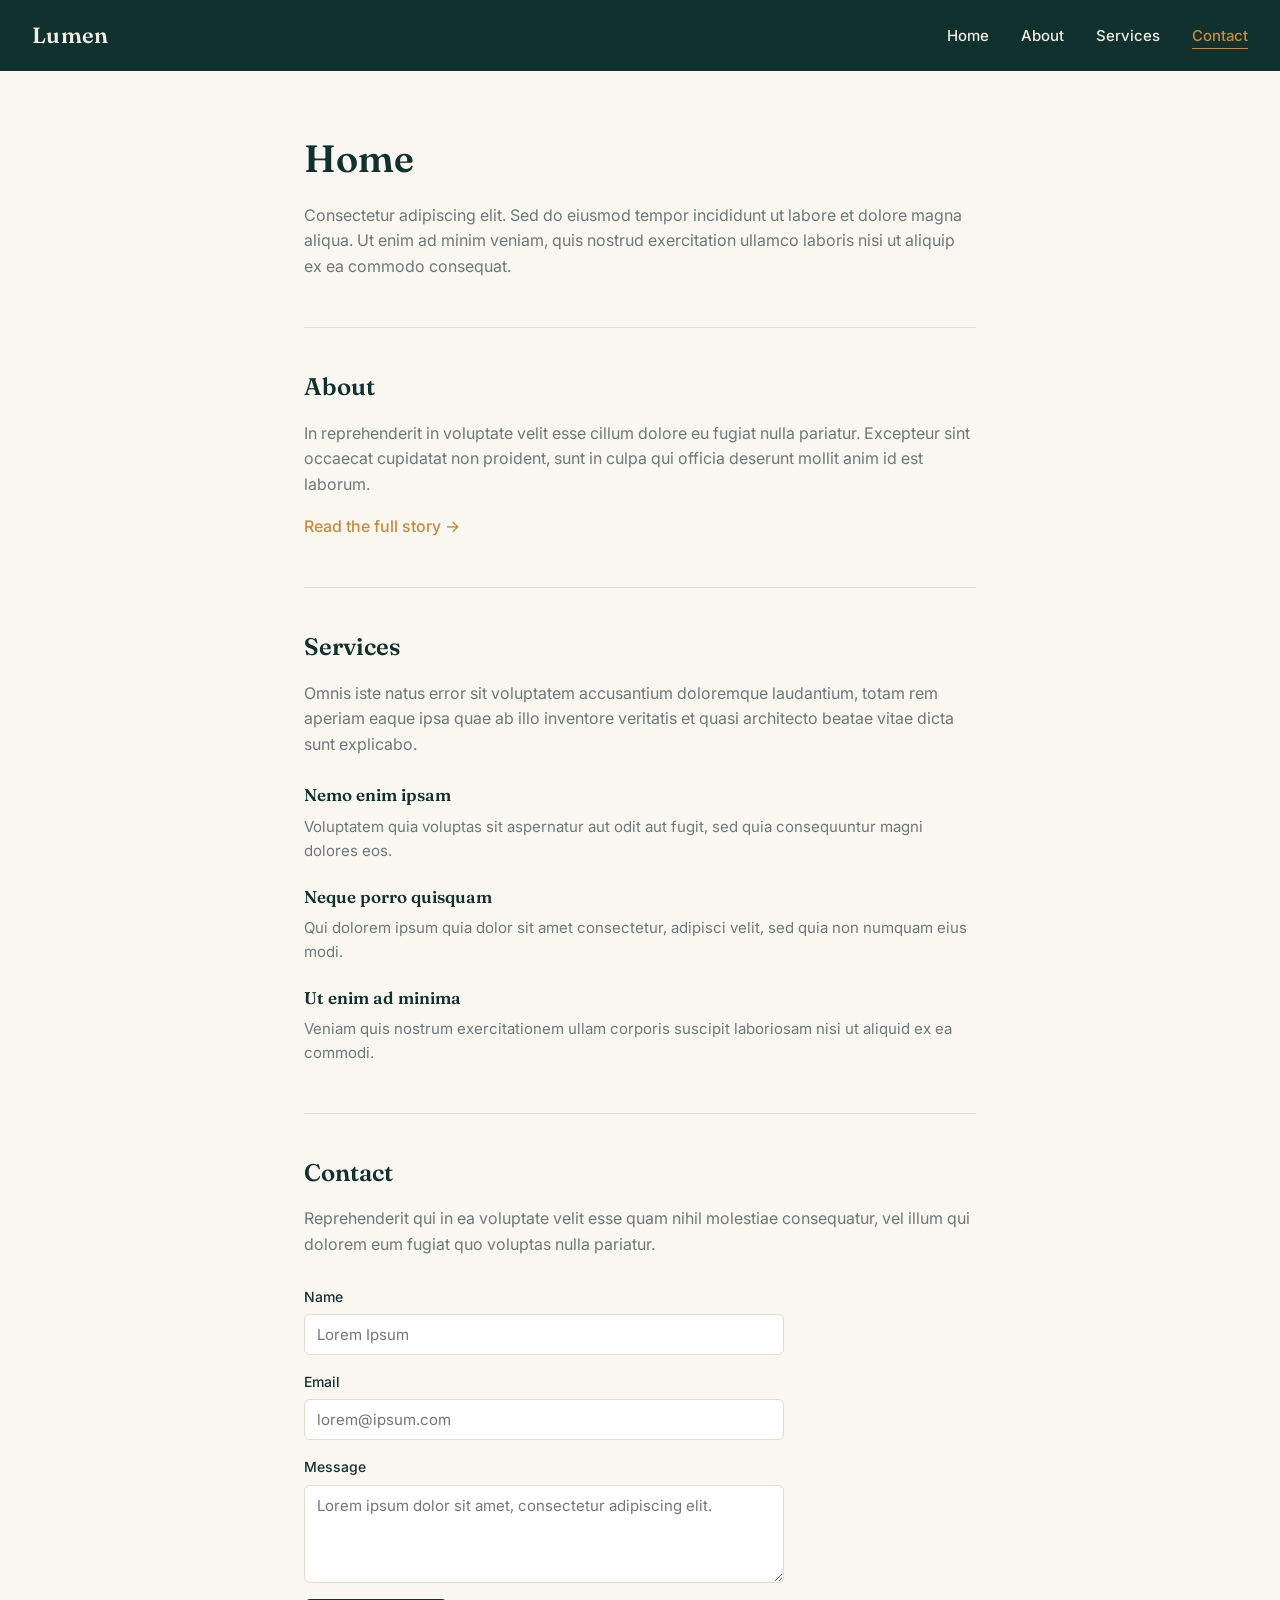
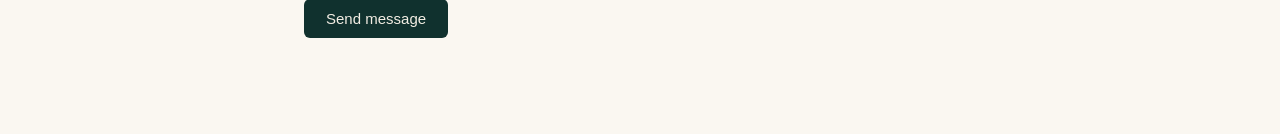
<file: index.html>
<!DOCTYPE html>
<html lang="en">
<head>
<meta charset="UTF-8">
<meta name="viewport" content="width=device-width, initial-scale=1.0">
<title>Lumen — Home</title>
<link rel="preconnect" href="https://fonts.googleapis.com">
<link href="https://fonts.googleapis.com/css2?family=Fraunces:wght@500;600&family=Inter:wght@400;500;600&display=swap" rel="stylesheet">
<link rel="stylesheet" href="style.css">
</head>
<body>

<nav class="navbar">
  <div class="logo">Lumen</div>





  <ul class="nav-menu" id="navMenu">
    <li><a href="index.html" data-page="index">Home</a></li>
    <li><a href="about.html" data-page="about">About</a></li>
    <li><a href="#services">Services</a></li>
    <li><a href="#contact">Contact</a></li>
  </ul>




  
  <button class="hamburger" id="hamburger" aria-label="Toggle menu" aria-expanded="false" aria-controls="navMenu">
    <span></span>
    <span></span>
    <span></span>
  </button>
</nav>

<main class="content">




  <section class="hero" id="home">
    <h1>Home</h1>
    <p>Consectetur adipiscing elit. Sed do eiusmod tempor incididunt ut labore et dolore magna aliqua. Ut enim ad minim veniam, quis nostrud exercitation ullamco laboris nisi ut aliquip ex ea commodo consequat.</p>
  </section>

  <section class="content-block" id="about">
    <h2>About</h2>
    <p>In reprehenderit in voluptate velit esse cillum dolore eu fugiat nulla pariatur. Excepteur sint occaecat cupidatat non proident, sunt in culpa qui officia deserunt mollit anim id est laborum.</p>
    <p><a class="text-link" href="about.html">Read the full story &rarr;</a></p>
  </section>

  <section class="content-block" id="services">
    <h2>Services</h2>
    <p>Omnis iste natus error sit voluptatem accusantium doloremque laudantium, totam rem aperiam eaque ipsa quae ab illo inventore veritatis et quasi architecto beatae vitae dicta sunt explicabo.</p>
    <ul class="service-list">
      <li>

        <h3>Nemo enim ipsam</h3>
        <p>Voluptatem quia voluptas sit aspernatur aut odit aut fugit, sed quia consequuntur magni dolores eos.</p>
      </li>
      <li>

        <h3>Neque porro quisquam</h3>
        <p>Qui dolorem ipsum quia dolor sit amet consectetur, adipisci velit, sed quia non numquam eius modi.</p>
      </li>
      <li>
        <h3>Ut enim ad minima</h3>
        <p>Veniam quis nostrum exercitationem ullam corporis suscipit laboriosam nisi ut aliquid ex ea commodi.</p>
      </li>

    </ul>
  </section>




  <section class="content-block" id="contact">
    <h2>Contact</h2>
    <p>Reprehenderit qui in ea voluptate velit esse quam nihil molestiae consequatur, vel illum qui dolorem eum fugiat quo voluptas nulla pariatur.</p>

    <form class="contact-form">
      <div class="form-row">
        <label for="name">Name</label>
        <input type="text" id="name" name="name" placeholder="Lorem Ipsum" required>
      </div>
      <div class="form-row">
        <label for="email">Email</label>
        <input type="email" id="email" name="email" placeholder="lorem@ipsum.com" required>
      </div>


      <div class="form-row">
        <label for="message">Message</label>
        <textarea id="message" name="message" rows="4" placeholder="Lorem ipsum dolor sit amet, consectetur adipiscing elit." required></textarea>
      </div>
      <button type="submit">Send message</button>
    </form>
  </section>

</main>


<script src="script.js"></script>
</body>
</html>
</file>
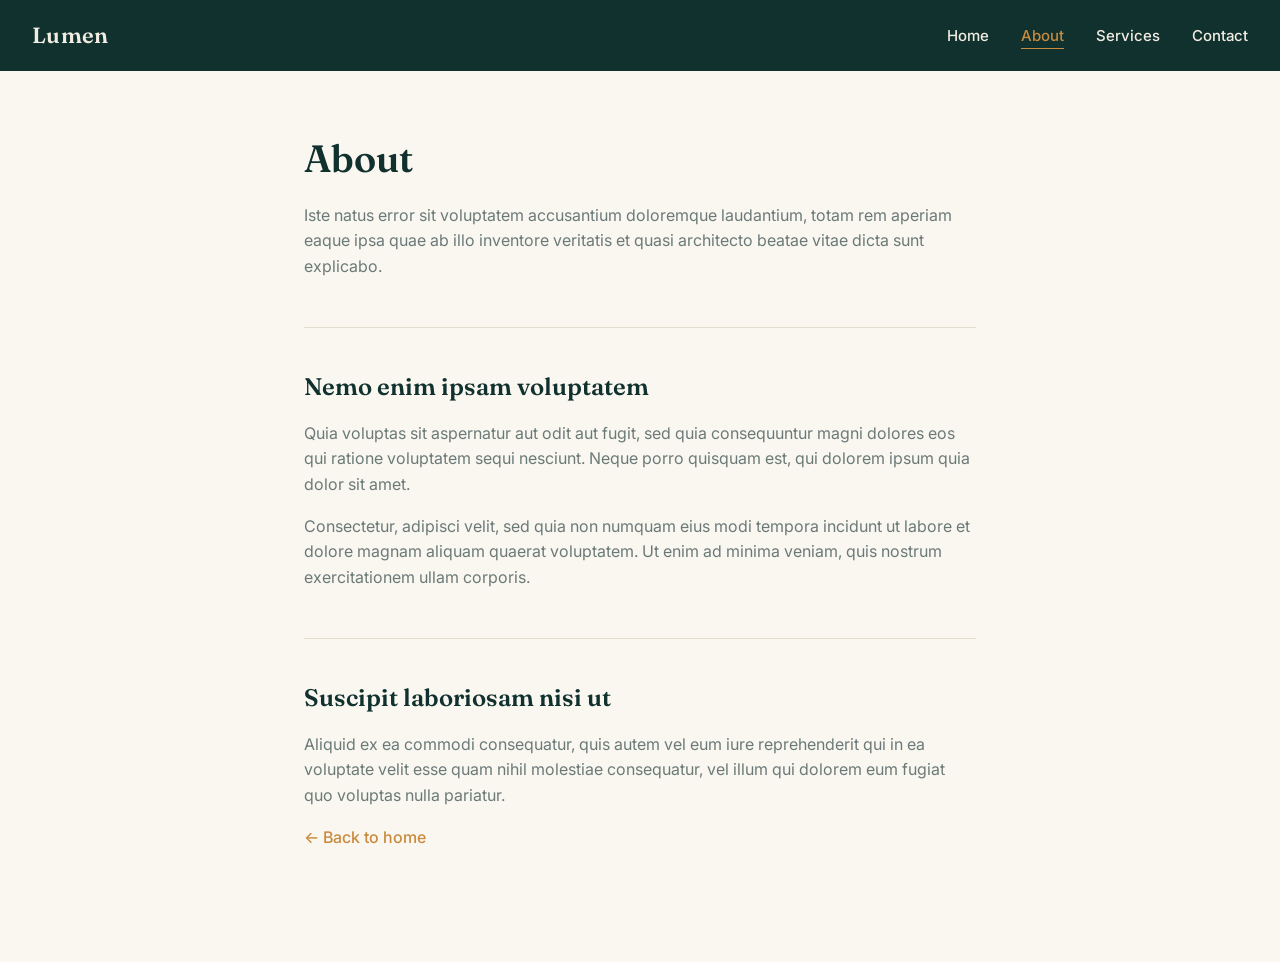
<file: about.html>
<!DOCTYPE html>
<html lang="en">
<head>
<meta charset="UTF-8">
<meta name="viewport" content="width=device-width, initial-scale=1.0">
<title>Lumen — About</title>
<link rel="preconnect" href="https://fonts.googleapis.com">
<link href="https://fonts.googleapis.com/css2?family=Fraunces:wght@500;600&family=Inter:wght@400;500;600&display=swap" rel="stylesheet">
<link rel="stylesheet" href="style.css">
</head>
<body>

<nav class="navbar">
  <div class="logo">Lumen</div>

  <ul class="nav-menu" id="navMenu">
    <li><a href="index.html" data-page="index">Home</a></li>
    <li><a href="about.html" data-page="about">About</a></li>
    <li><a href="index.html#services">Services</a></li>
    <li><a href="index.html#contact">Contact</a></li>
  </ul>

  <button class="hamburger" id="hamburger" aria-label="Toggle menu" aria-expanded="false" aria-controls="navMenu">
    <span></span>
    <span></span>
    <span></span>
  </button>
</nav>

<main class="content">

  <section class="hero">
    <h1>About</h1>
    <p>Iste natus error sit voluptatem accusantium doloremque laudantium, totam rem aperiam eaque ipsa quae ab illo inventore veritatis et quasi architecto beatae vitae dicta sunt explicabo.</p>
  </section>

  <section class="content-block">
    <h2>Nemo enim ipsam voluptatem</h2>
    <p>Quia voluptas sit aspernatur aut odit aut fugit, sed quia consequuntur magni dolores eos qui ratione voluptatem sequi nesciunt. Neque porro quisquam est, qui dolorem ipsum quia dolor sit amet.</p>
    <p>Consectetur, adipisci velit, sed quia non numquam eius modi tempora incidunt ut labore et dolore magnam aliquam quaerat voluptatem. Ut enim ad minima veniam, quis nostrum exercitationem ullam corporis.</p>
  </section>

  <section class="content-block">
    <h2>Suscipit laboriosam nisi ut</h2>
    <p>Aliquid ex ea commodi consequatur, quis autem vel eum iure reprehenderit qui in ea voluptate velit esse quam nihil molestiae consequatur, vel illum qui dolorem eum fugiat quo voluptas nulla pariatur.</p>
    <p><a class="text-link" href="index.html">&larr; Back to home</a></p>
  </section>

</main>

<script src="script.js"></script>
</body>
</html>
</file>
<file: style.css>
* {
  box-sizing: border-box;
  margin: 0;
  padding: 0;
}

:root {
  --ink: #10312e;
  --bg: #faf7f1;
  --nav-bg: #10312e;
  --nav-text: #f2ede3;
  
  --accent: #c98a3e;
  --muted: #6b7a78;
  --border: #e3ddd0;
}

body {
  font-family: 'Inter', Arial, sans-serif;
  color: var(--ink);
  background: var(--bg);
  line-height: 1.6;
}



.navbar {
  display: flex;
  align-items: center;
  justify-content: space-between;
  padding: 18px 32px;
  background: var(--nav-bg);
  position: sticky;
  top: 0;
  z-index: 20;
  transition: box-shadow 0.2s ease;
}

.navbar.scrolled {
  box-shadow: 0 6px 18px rgba(0, 0, 0, 0.18);
}

.logo {
  font-family: 'Fraunces', Georgia, serif;
  font-size: 22px;
  font-weight: 600;
  color: var(--nav-text);
  letter-spacing: 0.3px;
}

.nav-menu {
  display: flex;
  list-style: none;
  gap: 32px;
}

.nav-menu a {
  color: var(--nav-text);
  text-decoration: none;
  font-size: 15px;
  font-weight: 500;
  padding-bottom: 3px;
  border-bottom: 1px solid transparent;
  transition: border-color 0.2s ease, color 0.2s ease;
}

.nav-menu a:hover,
.nav-menu a.active {
  color: var(--accent);
  border-color: var(--accent);
}

.hamburger {
  display: none;
  flex-direction: column;
  gap: 5px;
  background: none;
  border: none;
  cursor: pointer;
  padding: 4px;
}

.hamburger span {
  width: 24px;
  height: 2px;
  background: var(--nav-text);
  transition: transform 0.2s ease, opacity 0.2s ease;
}

.hamburger.open span:nth-child(1) {
  transform: translateY(7px) rotate(45deg);
}

.hamburger.open span:nth-child(2) {
  opacity: 0;
}

.hamburger.open span:nth-child(3) {
  transform: translateY(-7px) rotate(-45deg);
}




.content {
  max-width: 720px;
  margin: 0 auto;
  padding: 64px 24px 96px;
}

.hero h1 {
  font-family: 'Fraunces', Georgia, serif;
  font-size: 38px;
  font-weight: 600;
  line-height: 1.25;
  margin-bottom: 20px;
}

.hero p,
.content-block p {
  font-size: 16px;
  color: var(--muted);
  margin-bottom: 16px;
}



.content-block {
  margin-top: 48px;
  padding-top: 40px;
  border-top: 1px solid var(--border);
  scroll-margin-top: 84px;
}

.hero {
  scroll-margin-top: 84px;
}

.content-block h2 {
  font-family: 'Fraunces', Georgia, serif;
  font-size: 24px;
  font-weight: 600;
  margin-bottom: 14px;
  color: var(--ink);
}

.text-link {
  color: var(--accent);
  font-weight: 500;
  text-decoration: none;
}

.text-link:hover {
  text-decoration: underline;
}






.service-list {
  list-style: none;
  margin-top: 24px;
  display: grid;
  gap: 20px;
}

.service-list h3 {
  font-family: 'Fraunces', Georgia, serif;
  font-size: 17px;
  font-weight: 600;
  margin-bottom: 6px;
  color: var(--ink);
}

.service-list p {
  font-size: 15px;
  margin-bottom: 0;
}




.contact-form {
  margin-top: 28px;
  display: flex;
  flex-direction: column;
  gap: 16px;
  max-width: 480px;
}

.form-row {
  display: flex;
  flex-direction: column;
  gap: 6px;
}

.form-row label {
  font-size: 14px;

  font-weight: 500;
}

.form-row input,
.form-row textarea {
  font-family: 'Inter', Arial, sans-serif;
  font-size: 15px;
  padding: 10px 12px;
  border: 1px solid var(--border);
  border-radius: 6px;
  background: #fff;
  color: var(--ink);
  resize: vertical;
}

.form-row input:focus,
.form-row textarea:focus {
  outline: none;


  border-color: var(--accent);
}

.contact-form button {
  align-self: flex-start;
  padding: 11px 22px;
  background: var(--nav-bg);
  color: var(--nav-text);
  border: none;
  border-radius: 6px;
  font-size: 15px;
  font-weight: 500;
  cursor: pointer;
}

.contact-form button:hover {
  background: var(--accent);
}



@media (max-width: 768px) {
  .nav-menu {
    position: absolute;
    top: 100%;
    left: 0;
    right: 0;

    flex-direction: column;
    background: var(--nav-bg);
    padding: 0 32px;
    gap: 18px;
    max-height: 0;
    overflow: hidden;
    opacity: 0;
    transition: max-height 0.25s ease, opacity 0.2s ease, padding 0.25s ease;
  }

  .nav-menu.active {
    max-height: 320px;
    opacity: 1;
    padding: 20px 32px;
  }

  .hamburger {
    display: flex;
  }

  .hero h1 {
    font-size: 30px;
  }
}

@media (prefers-reduced-motion: reduce) {
  .nav-menu,
  .hamburger span,
  .navbar {
    transition: none;
  }
}
</file>
